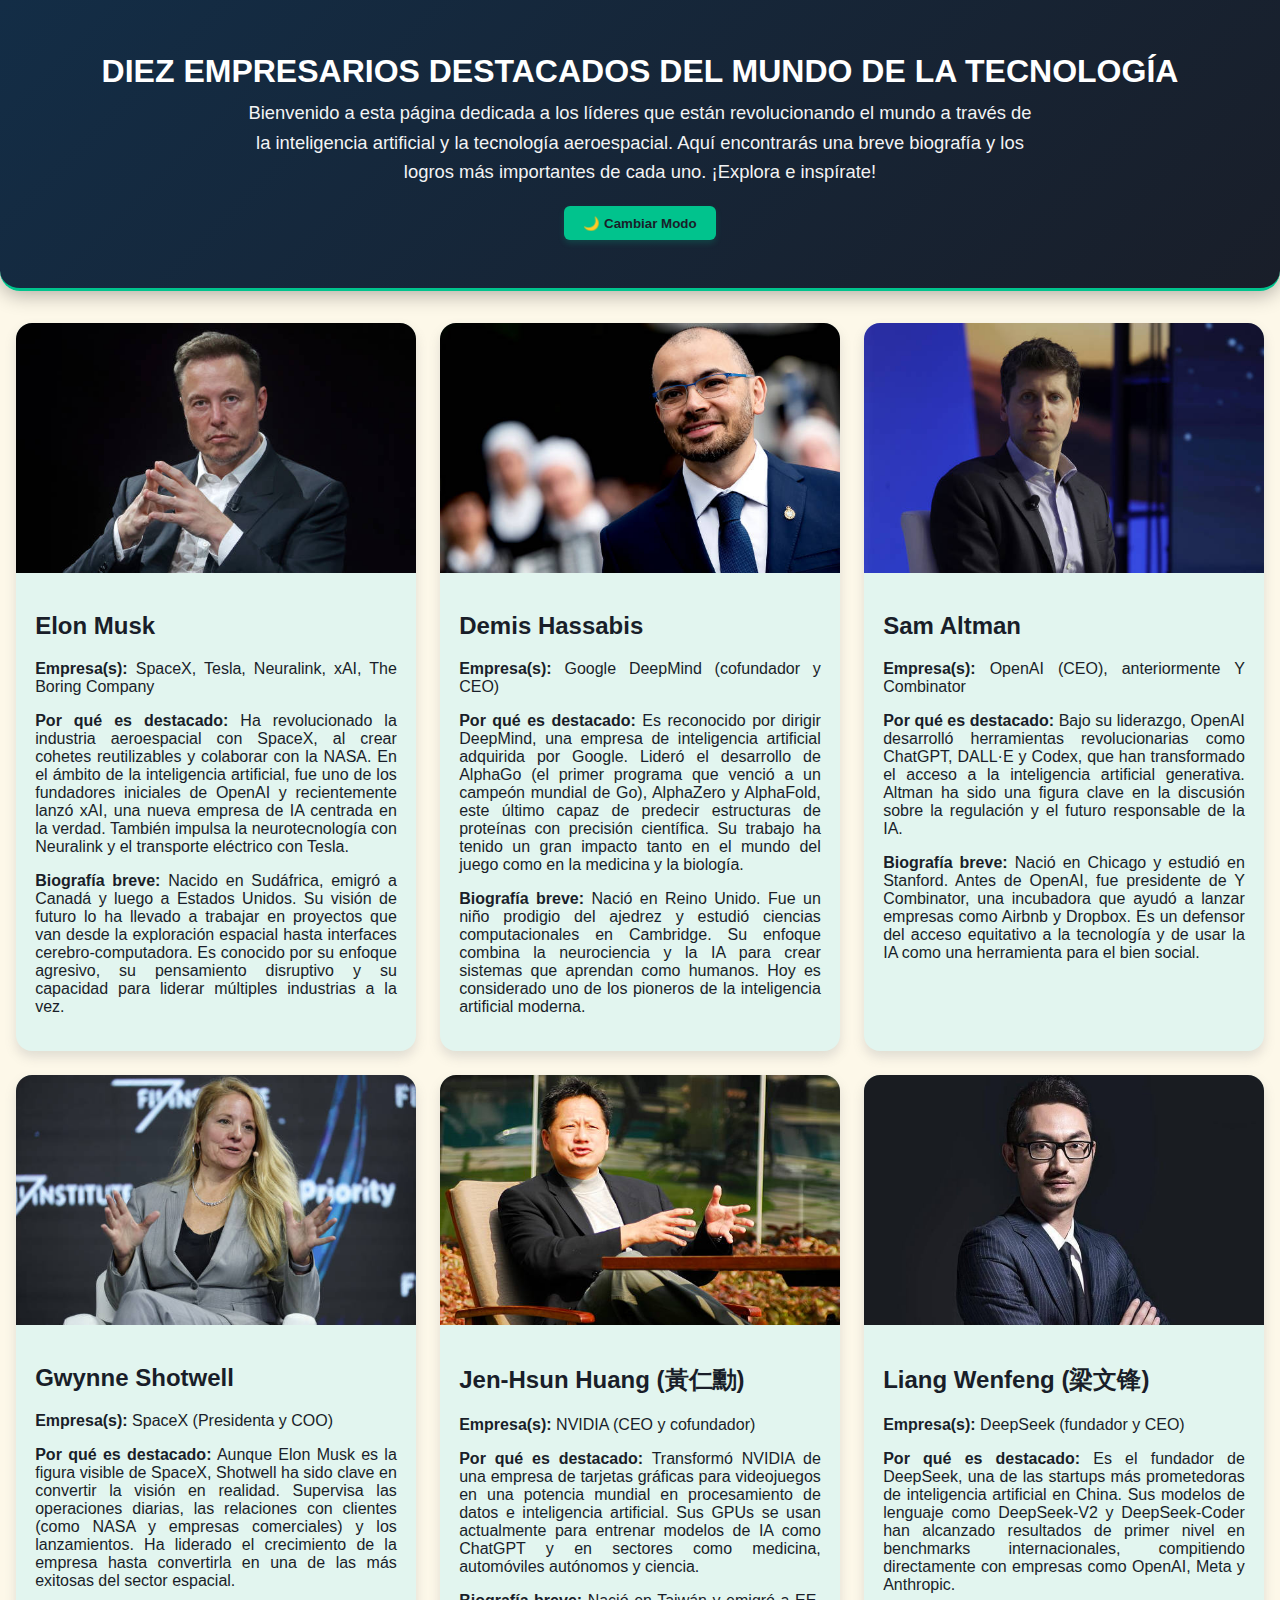
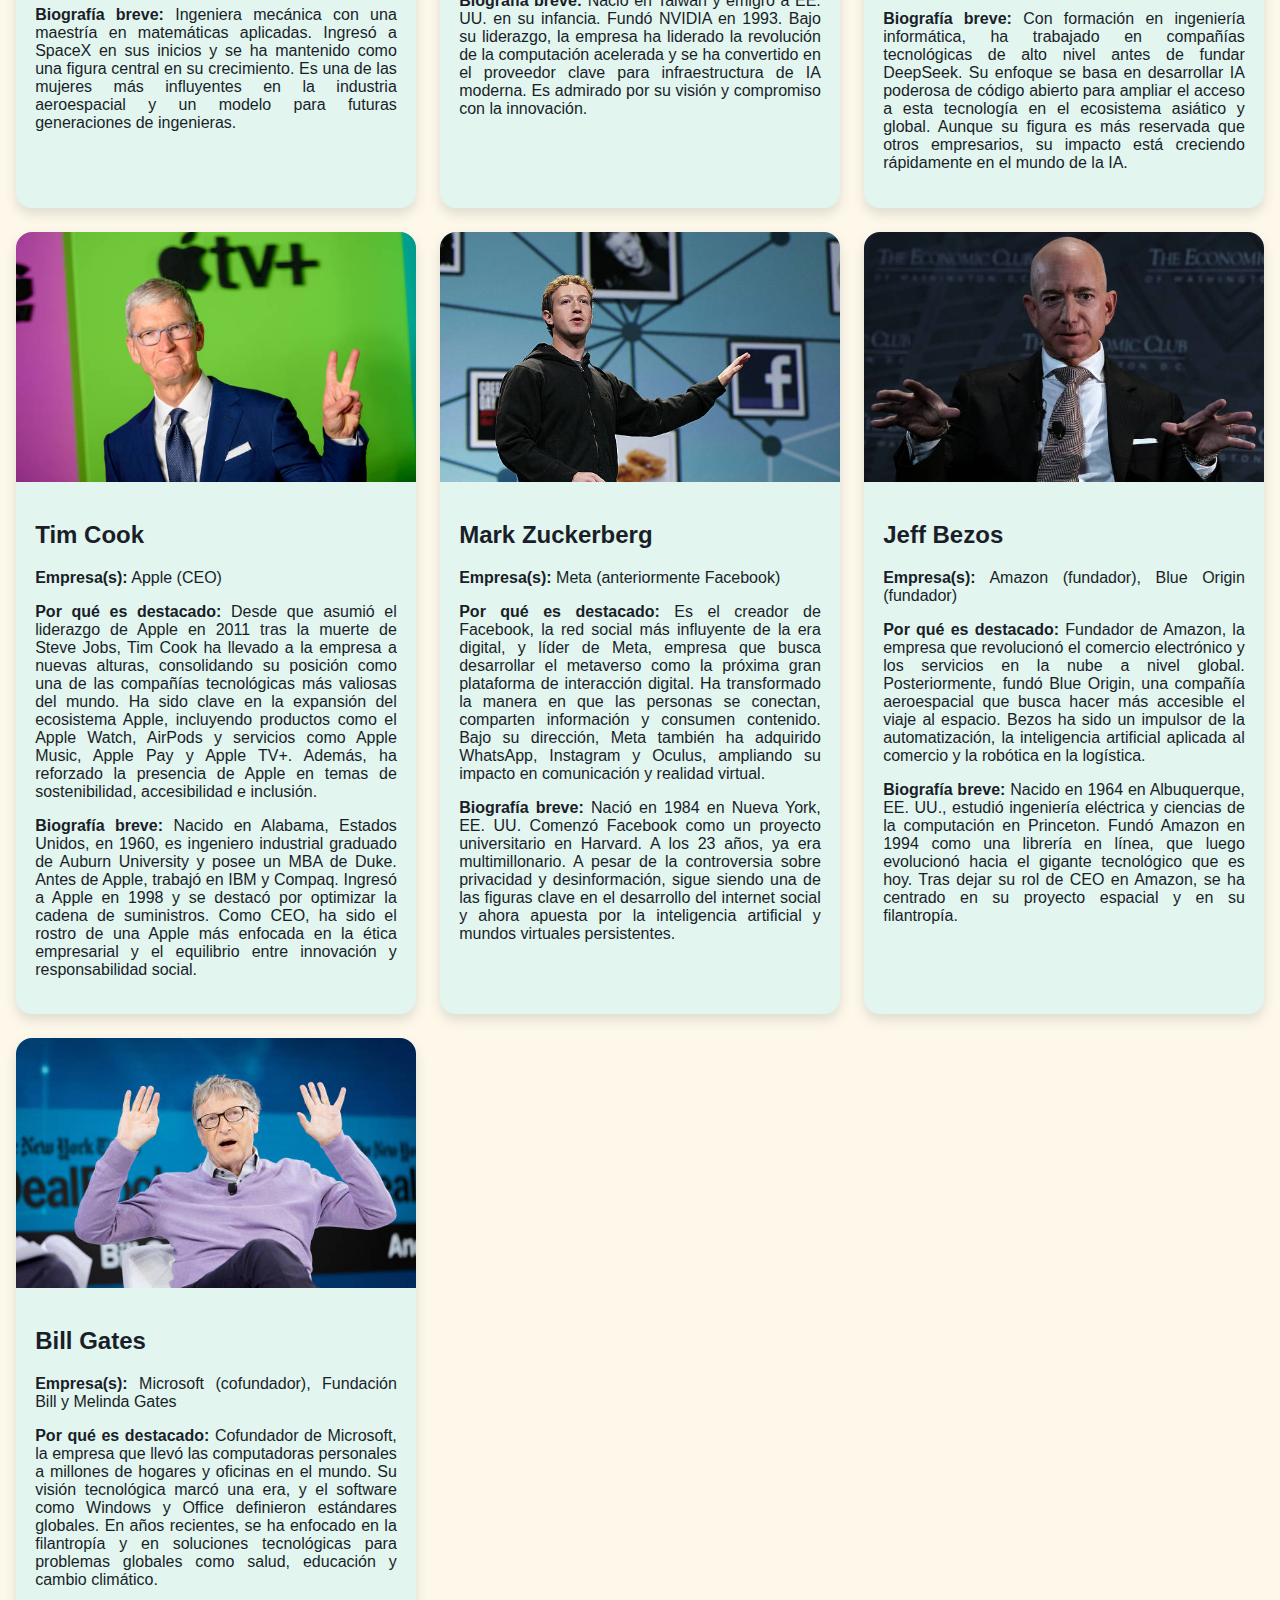
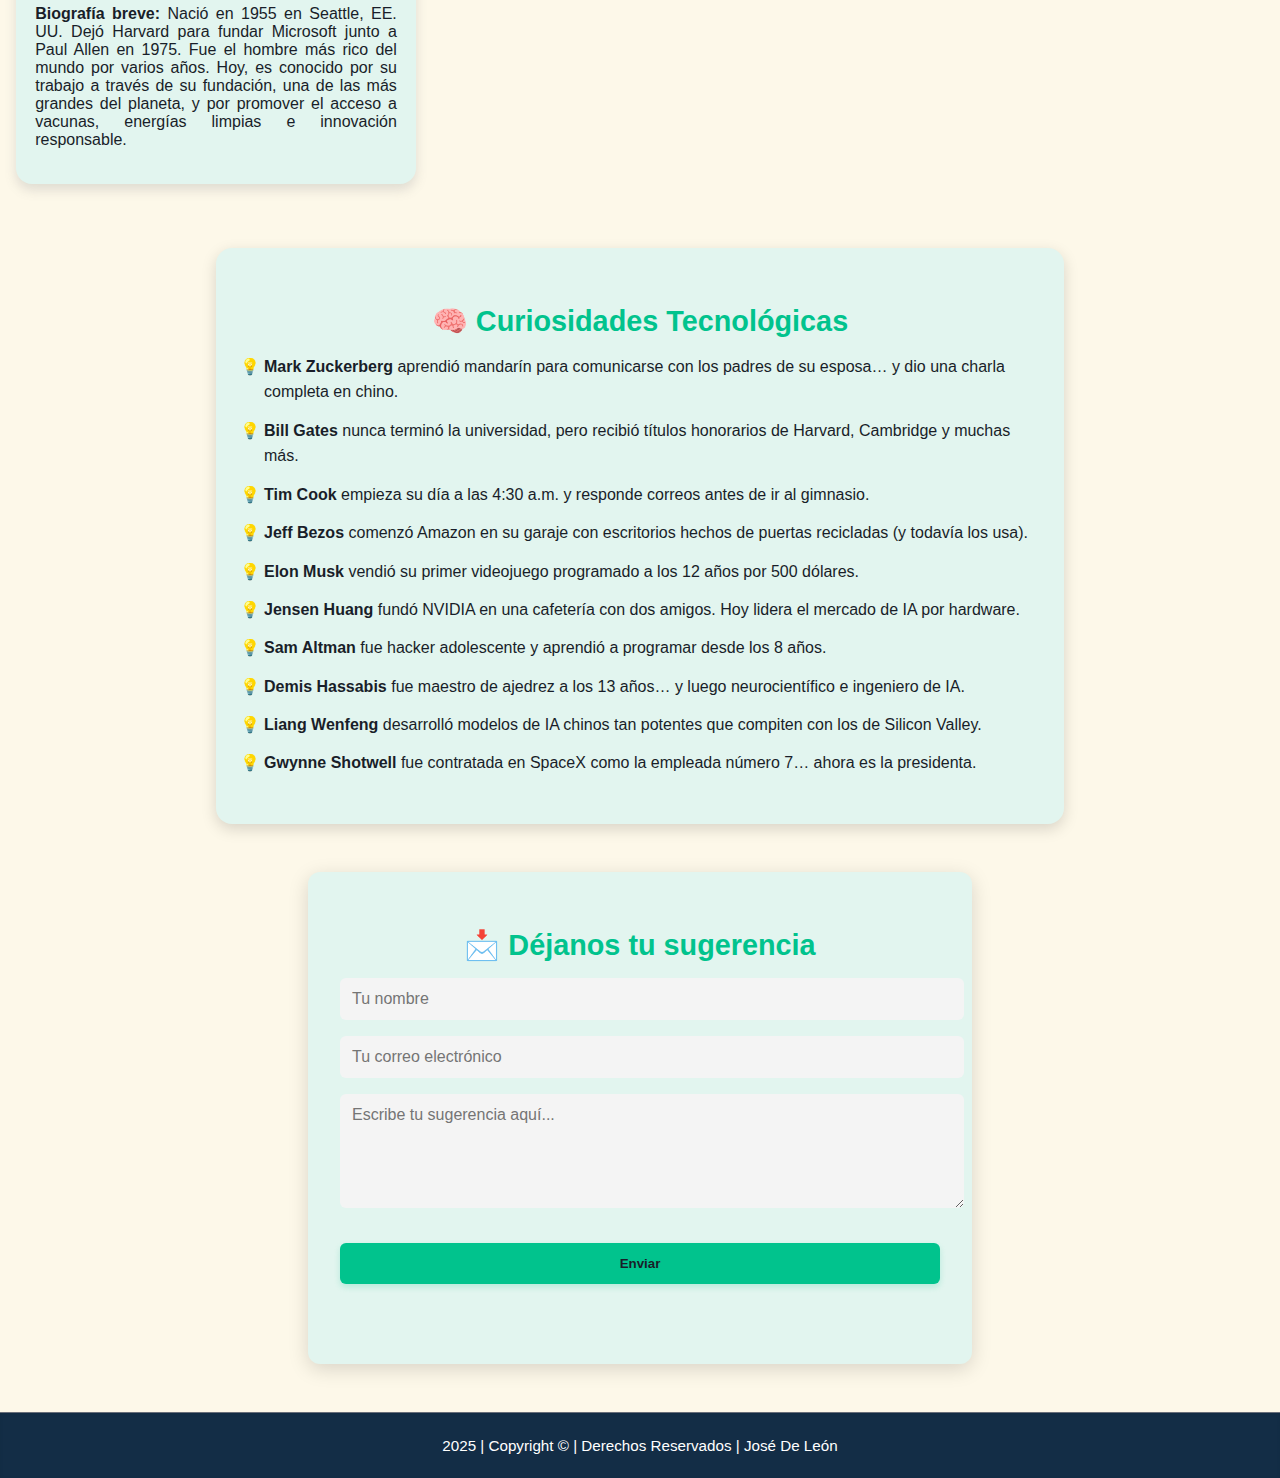
<file: index.html>
<!DOCTYPE html>
<html lang="es">
<head>
  <meta charset="UTF-8" />
  <meta name="viewport" content="width=device-width, initial-scale=1.0" />
  <title>Empresarios de la Tecnología</title>
  <link rel="shortcut icon" type="image/png" href="icono.png" />
  <link rel="stylesheet" href="styles.css" />
</head>

<body class="light-mode">

  <header>
    <h1 class="titulo">DIEZ EMPRESARIOS DESTACADOS DEL MUNDO DE LA TECNOLOGÍA</h1>
    <p class="intro-text">
      Bienvenido a esta página dedicada a los líderes que están revolucionando el mundo a través de la inteligencia artificial y la tecnología aeroespacial.
      Aquí encontrarás una breve biografía y los logros más importantes de cada uno. ¡Explora e inspírate!
    </p>
    <button id="modeToggle" title="Cambiar entre modo claro y oscuro">
      🌙 Cambiar Modo
    </button>
  </header>

  <main>
    <section class="empresario">
      <img src="elon-musk.jpg" alt="Elon Musk" />
      <div class="info">
        <h2>Elon Musk</h2>
        <p><strong>Empresa(s):</strong> SpaceX, Tesla, Neuralink, xAI, The Boring Company</p>
        <p><strong>Por qué es destacado:</strong> Ha revolucionado la industria aeroespacial con SpaceX, al crear cohetes reutilizables y colaborar con la NASA. En el ámbito de la inteligencia artificial, fue uno de los fundadores iniciales de OpenAI y recientemente lanzó xAI, una nueva empresa de IA centrada en la verdad. También impulsa la neurotecnología con Neuralink y el transporte eléctrico con Tesla.</p>
        <p><strong>Biografía breve:</strong> Nacido en Sudáfrica, emigró a Canadá y luego a Estados Unidos. Su visión de futuro lo ha llevado a trabajar en proyectos que van desde la exploración espacial hasta interfaces cerebro-computadora. Es conocido por su enfoque agresivo, su pensamiento disruptivo y su capacidad para liderar múltiples industrias a la vez.</p>
      </div>
    </section>

    <section class="empresario">
      <img src="demis-hassabis.jpg" alt="Demis Hassabis" />
      <div class="info">
        <h2>Demis Hassabis</h2>
        <p><strong>Empresa(s):</strong>  Google DeepMind (cofundador y CEO)</p>
        <p><strong>Por qué es destacado:</strong> Es reconocido por dirigir DeepMind, una empresa de inteligencia artificial adquirida por Google. Lideró el desarrollo de AlphaGo (el primer programa que venció a un campeón mundial de Go), AlphaZero y AlphaFold, este último capaz de predecir estructuras de proteínas con precisión científica. Su trabajo ha tenido un gran impacto tanto en el mundo del juego como en la medicina y la biología.</p>
        <p><strong>Biografía breve:</strong> Nació en Reino Unido. Fue un niño prodigio del ajedrez y estudió ciencias computacionales en Cambridge. Su enfoque combina la neurociencia y la IA para crear sistemas que aprendan como humanos. Hoy es considerado uno de los pioneros de la inteligencia artificial moderna.</p>
      </div>
    </section>

    <section class="empresario">
      <img src="sam-altman.jpg" alt="Sam Altman" />
      <div class="info">
        <h2>Sam Altman</h2>
        <p><strong>Empresa(s):</strong> OpenAI (CEO), anteriormente Y Combinator</p>
        <p><strong>Por qué es destacado:</strong> Bajo su liderazgo, OpenAI desarrolló herramientas revolucionarias como ChatGPT, DALL·E y Codex, que han transformado el acceso a la inteligencia artificial generativa. Altman ha sido una figura clave en la discusión sobre la regulación y el futuro responsable de la IA.</p>
        <p><strong>Biografía breve:</strong> Nació en Chicago y estudió en Stanford. Antes de OpenAI, fue presidente de Y Combinator, una incubadora que ayudó a lanzar empresas como Airbnb y Dropbox. Es un defensor del acceso equitativo a la tecnología y de usar la IA como una herramienta para el bien social.</p>
      </div>
    </section>

    <section class="empresario">
      <img src="gwynne-shotwell.jpg" alt="Gwynne Shotwell" />
      <div class="info">
        <h2>Gwynne Shotwell</h2>
        <p><strong>Empresa(s):</strong> SpaceX (Presidenta y COO)</p>
        <p><strong>Por qué es destacado:</strong> Aunque Elon Musk es la figura visible de SpaceX, Shotwell ha sido clave en convertir la visión en realidad. Supervisa las operaciones diarias, las relaciones con clientes (como NASA y empresas comerciales) y los lanzamientos. Ha liderado el crecimiento de la empresa hasta convertirla en una de las más exitosas del sector espacial.</p>
        <p><strong>Biografía breve:</strong> Ingeniera mecánica con una maestría en matemáticas aplicadas. Ingresó a SpaceX en sus inicios y se ha mantenido como una figura central en su crecimiento. Es una de las mujeres más influyentes en la industria aeroespacial y un modelo para futuras generaciones de ingenieras.</p>
      </div>
    </section>

    <section class="empresario">
      <img src="jensen-huang.jpg" alt="Jensen Huang" />
      <div class="info">
        <h2>Jen-Hsun Huang (黃仁勳)</h2>
        <p><strong>Empresa(s):</strong> NVIDIA (CEO y cofundador)</p>
        <p><strong>Por qué es destacado:</strong> Transformó NVIDIA de una empresa de tarjetas gráficas para videojuegos en una potencia mundial en procesamiento de datos e inteligencia artificial. Sus GPUs se usan actualmente para entrenar modelos de IA como ChatGPT y en sectores como medicina, automóviles autónomos y ciencia.</p>
        <p><strong>Biografía breve:</strong> Nació en Taiwán y emigró a EE. UU. en su infancia. Fundó NVIDIA en 1993. Bajo su liderazgo, la empresa ha liderado la revolución de la computación acelerada y se ha convertido en el proveedor clave para infraestructura de IA moderna. Es admirado por su visión y compromiso con la innovación.</p>
      </div>
    </section>

    <section class="empresario">
      <img src="liang-wenfeng.jpg" alt="Liang Wenfeng" />
      <div class="info">
        <h2>Liang Wenfeng (梁文锋)</h2>
        <p><strong>Empresa(s):</strong> DeepSeek (fundador y CEO)</p>
        <p><strong>Por qué es destacado:</strong> Es el fundador de DeepSeek, una de las startups más prometedoras de inteligencia artificial en China. Sus modelos de lenguaje como DeepSeek-V2 y DeepSeek-Coder han alcanzado resultados de primer nivel en benchmarks internacionales, compitiendo directamente con empresas como OpenAI, Meta y Anthropic.</p>
        <p><strong>Biografía breve:</strong> Con formación en ingeniería informática, ha trabajado en compañías tecnológicas de alto nivel antes de fundar DeepSeek. Su enfoque se basa en desarrollar IA poderosa de código abierto para ampliar el acceso a esta tecnología en el ecosistema asiático y global. Aunque su figura es más reservada que otros empresarios, su impacto está creciendo rápidamente en el mundo de la IA.</p>
      </div>
    </section>

    <section class="empresario">
      <img src="tim-cook.jpg" alt="Tim Cook" />
      <div class="info">
        <h2>Tim Cook</h2>
        <p><strong>Empresa(s):</strong> Apple (CEO)</p>
        <p><strong>Por qué es destacado:</strong> Desde que asumió el liderazgo de Apple en 2011 tras la muerte de Steve Jobs, Tim Cook ha llevado a la empresa a nuevas alturas, consolidando su posición como una de las compañías tecnológicas más valiosas del mundo. Ha sido clave en la expansión del ecosistema Apple, incluyendo productos como el Apple Watch, AirPods y servicios como Apple Music, Apple Pay y Apple TV+. Además, ha reforzado la presencia de Apple en temas de sostenibilidad, accesibilidad e inclusión.</p>
        <p><strong>Biografía breve:</strong> Nacido en Alabama, Estados Unidos, en 1960, es ingeniero industrial graduado de Auburn University y posee un MBA de Duke. Antes de Apple, trabajó en IBM y Compaq. Ingresó a Apple en 1998 y se destacó por optimizar la cadena de suministros. Como CEO, ha sido el rostro de una Apple más enfocada en la ética empresarial y el equilibrio entre innovación y responsabilidad social.</p>
      </div>
    </section>

    <section class="empresario">
      <img src="mark-zucker.jpg" alt="Mark Zuckerberg" />
      <div class="info">
        <h2>Mark Zuckerberg</h2>
        <p><strong>Empresa(s):</strong> Meta (anteriormente Facebook)</p>
        <p><strong>Por qué es destacado:</strong> Es el creador de Facebook, la red social más influyente de la era digital, y líder de Meta, empresa que busca desarrollar el metaverso como la próxima gran plataforma de interacción digital. Ha transformado la manera en que las personas se conectan, comparten información y consumen contenido. Bajo su dirección, Meta también ha adquirido WhatsApp, Instagram y Oculus, ampliando su impacto en comunicación y realidad virtual.</p>
        <p><strong>Biografía breve:</strong> Nació en 1984 en Nueva York, EE. UU. Comenzó Facebook como un proyecto universitario en Harvard. A los 23 años, ya era multimillonario. A pesar de la controversia sobre privacidad y desinformación, sigue siendo una de las figuras clave en el desarrollo del internet social y ahora apuesta por la inteligencia artificial y mundos virtuales persistentes.</p>
      </div>
    </section>

    <section class="empresario">
      <img src="jeff-bezos.jpg" alt="Jeff Bezos" />
      <div class="info">
        <h2>Jeff Bezos</h2>
        <p><strong>Empresa(s):</strong> Amazon (fundador), Blue Origin (fundador)</p>
        <p><strong>Por qué es destacado:</strong> Fundador de Amazon, la empresa que revolucionó el comercio electrónico y los servicios en la nube a nivel global. Posteriormente, fundó Blue Origin, una compañía aeroespacial que busca hacer más accesible el viaje al espacio. Bezos ha sido un impulsor de la automatización, la inteligencia artificial aplicada al comercio y la robótica en la logística.</p>
        <p><strong>Biografía breve:</strong> Nacido en 1964 en Albuquerque, EE. UU., estudió ingeniería eléctrica y ciencias de la computación en Princeton. Fundó Amazon en 1994 como una librería en línea, que luego evolucionó hacia el gigante tecnológico que es hoy. Tras dejar su rol de CEO en Amazon, se ha centrado en su proyecto espacial y en su filantropía.</p>
      </div>
    </section>

    <section class="empresario">
      <img src="bill-gates.jpg" alt="Bill Gates" />
      <div class="info">
        <h2>Bill Gates</h2>
        <p><strong>Empresa(s):</strong> Microsoft (cofundador), Fundación Bill y Melinda Gates</p>
        <p><strong>Por qué es destacado:</strong> Cofundador de Microsoft, la empresa que llevó las computadoras personales a millones de hogares y oficinas en el mundo. Su visión tecnológica marcó una era, y el software como Windows y Office definieron estándares globales. En años recientes, se ha enfocado en la filantropía y en soluciones tecnológicas para problemas globales como salud, educación y cambio climático.</p>
        <p><strong>Biografía breve:</strong> Nació en 1955 en Seattle, EE. UU. Dejó Harvard para fundar Microsoft junto a Paul Allen en 1975. Fue el hombre más rico del mundo por varios años. Hoy, es conocido por su trabajo a través de su fundación, una de las más grandes del planeta, y por promover el acceso a vacunas, energías limpias e innovación responsable.</p>
      </div>
    </section>
    
  </main>

  <section class="curiosidades">
    <h2>🧠 Curiosidades Tecnológicas</h2>
    <ul>
      <li><strong>Mark Zuckerberg</strong> aprendió mandarín para comunicarse con los padres de su esposa… y dio una charla completa en chino.</li>
      <li><strong>Bill Gates</strong> nunca terminó la universidad, pero recibió títulos honorarios de Harvard, Cambridge y muchas más.</li>
      <li><strong>Tim Cook</strong> empieza su día a las 4:30 a.m. y responde correos antes de ir al gimnasio.</li>
      <li><strong>Jeff Bezos</strong> comenzó Amazon en su garaje con escritorios hechos de puertas recicladas (y todavía los usa).</li>
      <li><strong>Elon Musk</strong> vendió su primer videojuego programado a los 12 años por 500 dólares.</li>
      <li><strong>Jensen Huang</strong> fundó NVIDIA en una cafetería con dos amigos. Hoy lidera el mercado de IA por hardware.</li>
      <li><strong>Sam Altman</strong> fue hacker adolescente y aprendió a programar desde los 8 años.</li>
      <li><strong>Demis Hassabis</strong> fue maestro de ajedrez a los 13 años… y luego neurocientífico e ingeniero de IA.</li>
      <li><strong>Liang Wenfeng</strong> desarrolló modelos de IA chinos tan potentes que compiten con los de Silicon Valley.</li>
      <li><strong>Gwynne Shotwell</strong> fue contratada en SpaceX como la empleada número 7… ahora es la presidenta.</li>
    </ul>
  </section>

  <section class="sugerencias">
    <h2>📩 Déjanos tu sugerencia</h2>
    <form id="form-sugerencias">
      <input type="text" name="nombre" placeholder="Tu nombre" required>
      <input type="email" name="email" placeholder="Tu correo electrónico" required>
      <textarea name="mensaje" rows="5" placeholder="Escribe tu sugerencia aquí..." required></textarea>
      <button type="submit">Enviar</button>
      <p id="respuesta-formulario" style="margin-top: 1rem;"></p>
    </form>
  </section>

  <button id="btn-arriba" title="Volver arriba">↑</button>

  <footer>
    2025 | Copyright &copy; | Derechos Reservados | José De León
  </footer>

  <script>
    const toggleBtn = document.getElementById('modeToggle');
    toggleBtn.addEventListener('click', () => {
      document.body.classList.toggle('light-mode');
      document.body.classList.toggle('dark-mode');
      toggleBtn.textContent = document.body.classList.contains('dark-mode') ? '☀️ Modo Claro' : '🌙 Modo Oscuro';
    });
  </script>

  <script>
    const form = document.getElementById('form-sugerencias');
    const respuesta = document.getElementById('respuesta-formulario');

    form.addEventListener('submit', async (e) => {
      e.preventDefault();

      const data = {
        nombre: form.nombre.value,
        email: form.email.value,
        mensaje: form.mensaje.value
      };

      try {
        const response = await fetch('https://formspree.io/f/mvgrogpz', {
          method: 'POST',
          headers: {
            'Content-Type': 'application/json'
          },
          body: JSON.stringify(data)
        });

        if (response.ok) {
          respuesta.textContent = "✅ ¡Gracias por tu sugerencia!";
          respuesta.style.color = "green";
          form.reset();
        } else {
          respuesta.textContent = "❌ Ocurrió un error. Intenta más tarde.";
          respuesta.style.color = "red";
        }
      } catch (error) {
        respuesta.textContent = "⚠️ Error al conectar con el servidor.";
        respuesta.style.color = "orange";
      }
    });
  </script>

  <script>
    const btnArriba = document.getElementById("btn-arriba");

    // Mostrar el botón al hacer scroll hacia abajo
    window.addEventListener("scroll", () => {
      if (window.scrollY > 300) {
        btnArriba.classList.add("visible");
      } else {
        btnArriba.classList.remove("visible");
      }
    });

    // Hacer scroll suave al inicio
    btnArriba.addEventListener("click", () => {
      window.scrollTo({ top: 0, behavior: "smooth" });
    });
  </script>

</body>
</html>
</file>
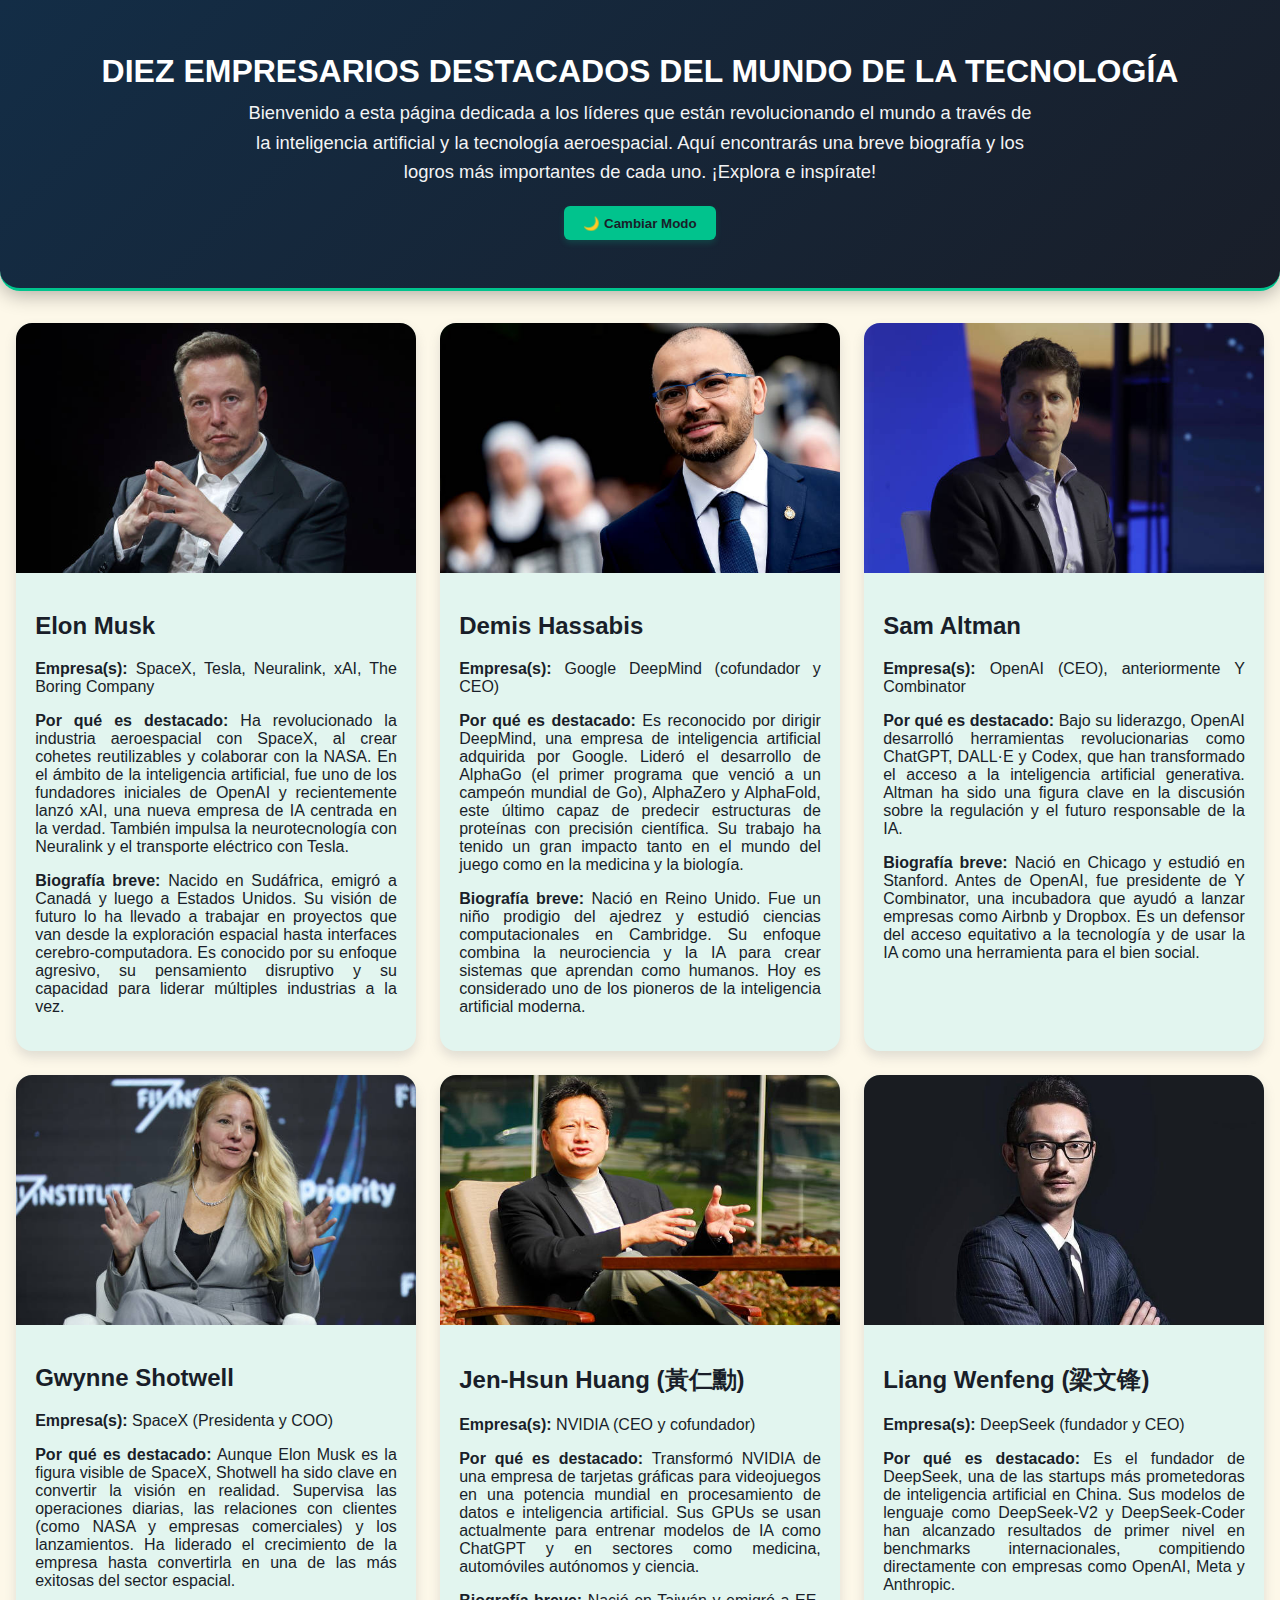
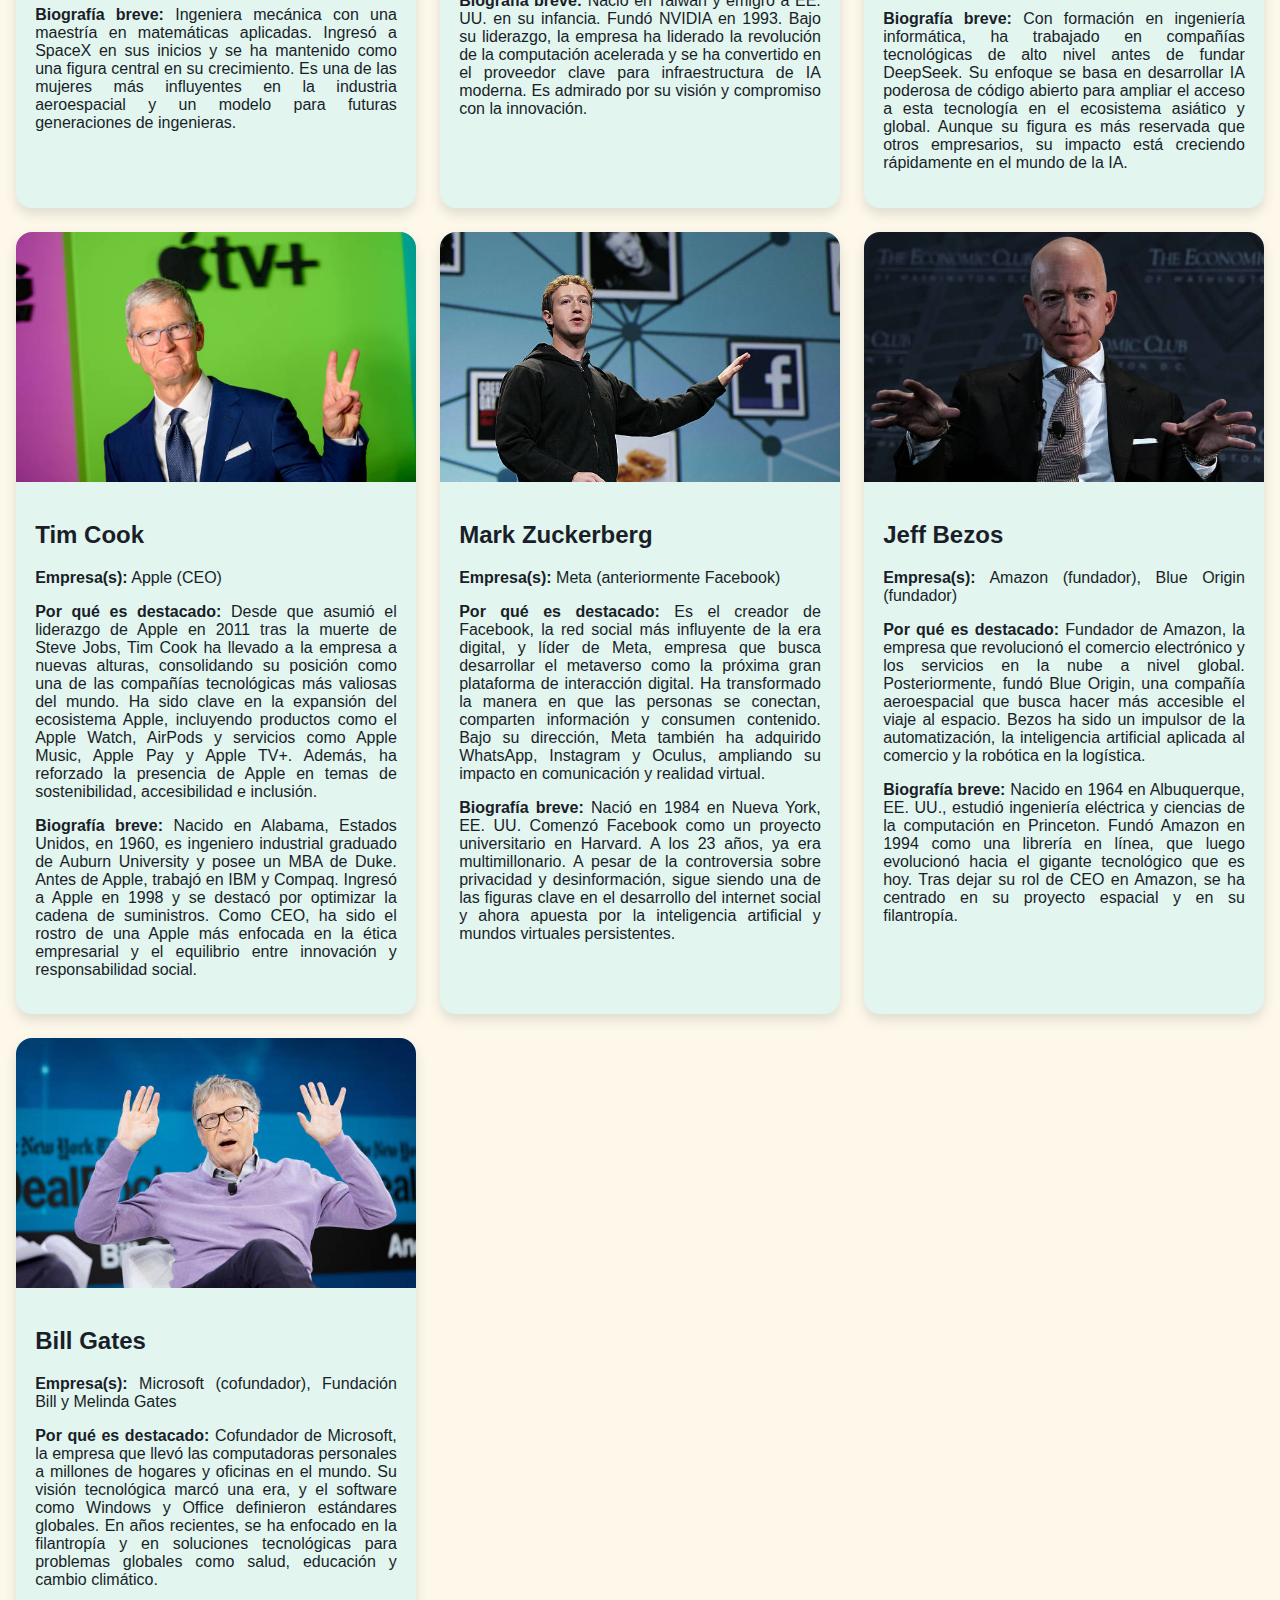
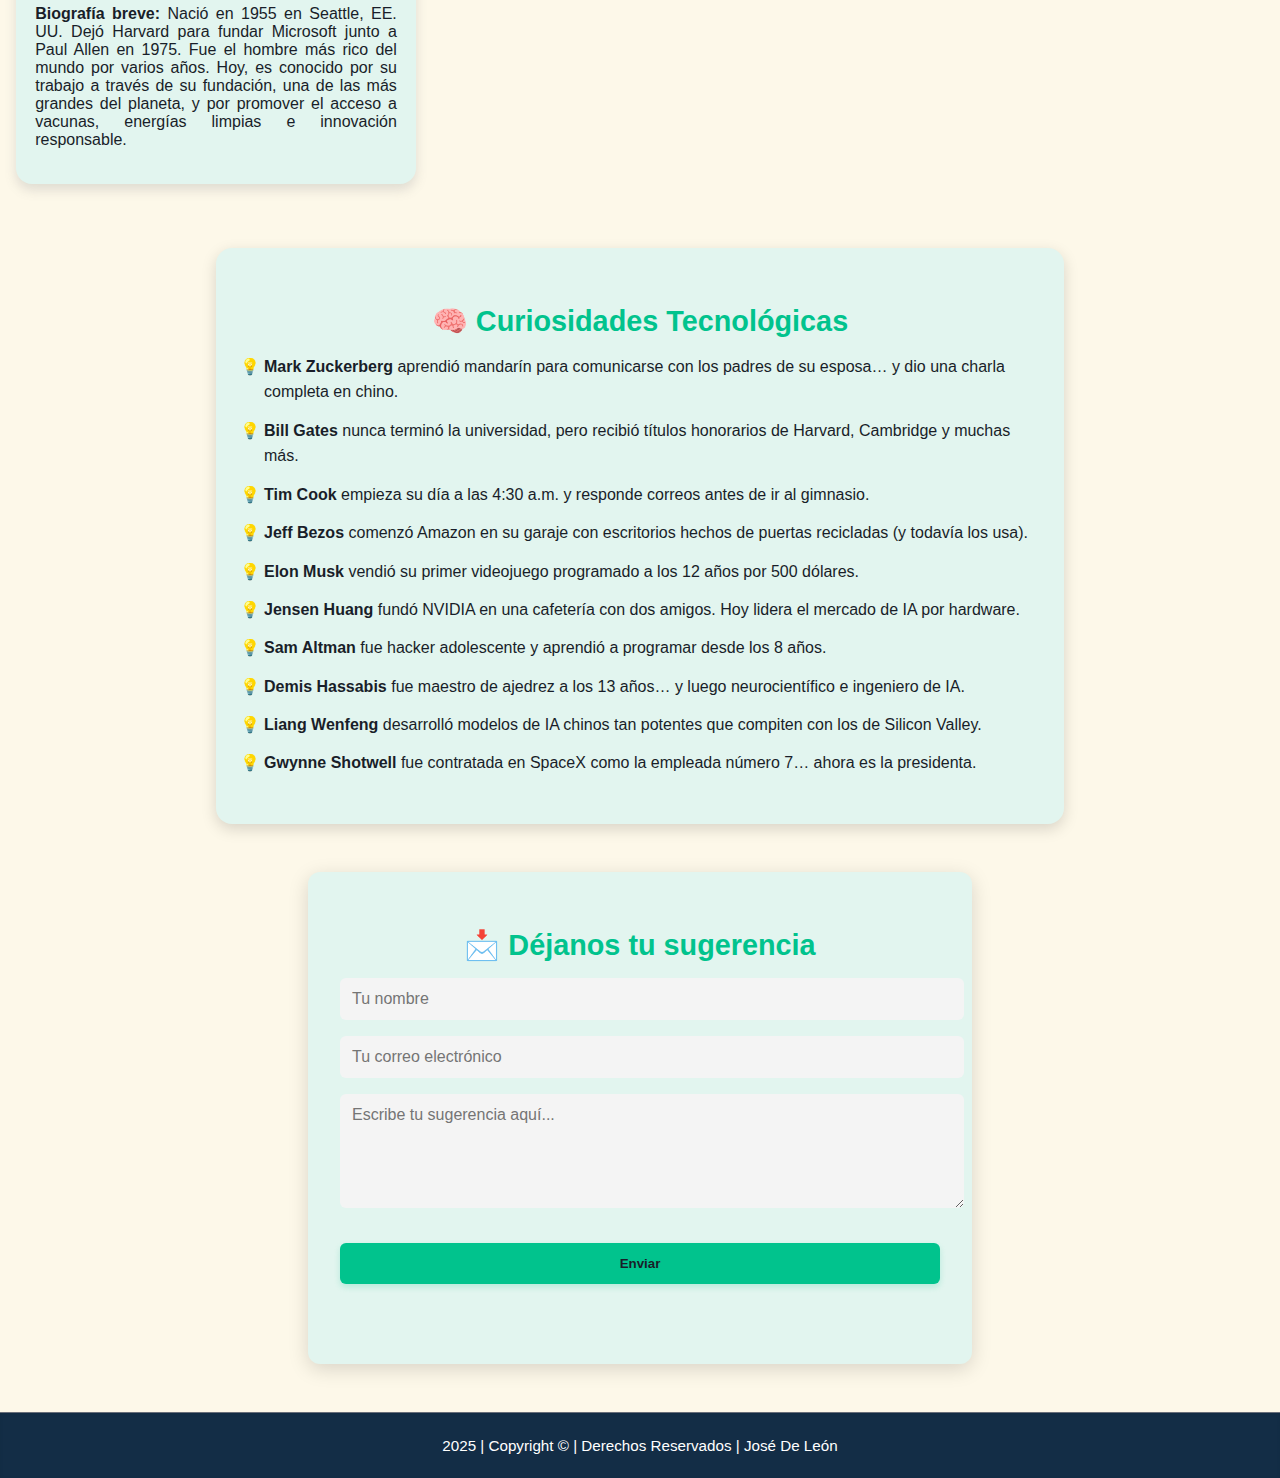
<file: ejercicio.html>
<!DOCTYPE html>
<html lang="es">
<head>
  <meta charset="UTF-8" />
  <meta name="viewport" content="width=device-width, initial-scale=1.0" />
  <title>Empresarios de la Tecnología</title>
  <link rel="shortcut icon" type="image/png" href="icono.png" />
  <link rel="stylesheet" href="styles (2).css" />
</head>

<body class="light-mode">

  <header>
    <h1 class="titulo">DIEZ EMPRESARIOS DESTACADOS DEL MUNDO DE LA TECNOLOGÍA</h1>
    <p class="intro-text">
      Bienvenido a esta página dedicada a los líderes que están revolucionando el mundo a través de la inteligencia artificial y la tecnología aeroespacial.
      Aquí encontrarás una breve biografía y los logros más importantes de cada uno. ¡Explora e inspírate!
    </p>
    <button id="modeToggle" title="Cambiar entre modo claro y oscuro">
      🌙 Cambiar Modo
    </button>
  </header>

  <main>
    <section class="empresario">
      <img src="elon-musk.jpg" alt="Elon Musk" />
      <div class="info">
        <h2>Elon Musk</h2>
        <p><strong>Empresa(s):</strong> SpaceX, Tesla, Neuralink, xAI, The Boring Company</p>
        <p><strong>Por qué es destacado:</strong> Ha revolucionado la industria aeroespacial con SpaceX, al crear cohetes reutilizables y colaborar con la NASA. En el ámbito de la inteligencia artificial, fue uno de los fundadores iniciales de OpenAI y recientemente lanzó xAI, una nueva empresa de IA centrada en la verdad. También impulsa la neurotecnología con Neuralink y el transporte eléctrico con Tesla.</p>
        <p><strong>Biografía breve:</strong> Nacido en Sudáfrica, emigró a Canadá y luego a Estados Unidos. Su visión de futuro lo ha llevado a trabajar en proyectos que van desde la exploración espacial hasta interfaces cerebro-computadora. Es conocido por su enfoque agresivo, su pensamiento disruptivo y su capacidad para liderar múltiples industrias a la vez.</p>
      </div>
    </section>

    <section class="empresario">
      <img src="demis-hassabis.jpg" alt="Demis Hassabis" />
      <div class="info">
        <h2>Demis Hassabis</h2>
        <p><strong>Empresa(s):</strong>  Google DeepMind (cofundador y CEO)</p>
        <p><strong>Por qué es destacado:</strong> Es reconocido por dirigir DeepMind, una empresa de inteligencia artificial adquirida por Google. Lideró el desarrollo de AlphaGo (el primer programa que venció a un campeón mundial de Go), AlphaZero y AlphaFold, este último capaz de predecir estructuras de proteínas con precisión científica. Su trabajo ha tenido un gran impacto tanto en el mundo del juego como en la medicina y la biología.</p>
        <p><strong>Biografía breve:</strong> Nació en Reino Unido. Fue un niño prodigio del ajedrez y estudió ciencias computacionales en Cambridge. Su enfoque combina la neurociencia y la IA para crear sistemas que aprendan como humanos. Hoy es considerado uno de los pioneros de la inteligencia artificial moderna.</p>
      </div>
    </section>

    <section class="empresario">
      <img src="sam-altman.jpg" alt="Sam Altman" />
      <div class="info">
        <h2>Sam Altman</h2>
        <p><strong>Empresa(s):</strong> OpenAI (CEO), anteriormente Y Combinator</p>
        <p><strong>Por qué es destacado:</strong> Bajo su liderazgo, OpenAI desarrolló herramientas revolucionarias como ChatGPT, DALL·E y Codex, que han transformado el acceso a la inteligencia artificial generativa. Altman ha sido una figura clave en la discusión sobre la regulación y el futuro responsable de la IA.</p>
        <p><strong>Biografía breve:</strong> Nació en Chicago y estudió en Stanford. Antes de OpenAI, fue presidente de Y Combinator, una incubadora que ayudó a lanzar empresas como Airbnb y Dropbox. Es un defensor del acceso equitativo a la tecnología y de usar la IA como una herramienta para el bien social.</p>
      </div>
    </section>

    <section class="empresario">
      <img src="gwynne-shotwell.jpg" alt="Gwynne Shotwell" />
      <div class="info">
        <h2>Gwynne Shotwell</h2>
        <p><strong>Empresa(s):</strong> SpaceX (Presidenta y COO)</p>
        <p><strong>Por qué es destacado:</strong> Aunque Elon Musk es la figura visible de SpaceX, Shotwell ha sido clave en convertir la visión en realidad. Supervisa las operaciones diarias, las relaciones con clientes (como NASA y empresas comerciales) y los lanzamientos. Ha liderado el crecimiento de la empresa hasta convertirla en una de las más exitosas del sector espacial.</p>
        <p><strong>Biografía breve:</strong> Ingeniera mecánica con una maestría en matemáticas aplicadas. Ingresó a SpaceX en sus inicios y se ha mantenido como una figura central en su crecimiento. Es una de las mujeres más influyentes en la industria aeroespacial y un modelo para futuras generaciones de ingenieras.</p>
      </div>
    </section>

    <section class="empresario">
      <img src="jensen-huang.jpg" alt="Jensen Huang" />
      <div class="info">
        <h2>Jen-Hsun Huang (黃仁勳)</h2>
        <p><strong>Empresa(s):</strong> NVIDIA (CEO y cofundador)</p>
        <p><strong>Por qué es destacado:</strong> Transformó NVIDIA de una empresa de tarjetas gráficas para videojuegos en una potencia mundial en procesamiento de datos e inteligencia artificial. Sus GPUs se usan actualmente para entrenar modelos de IA como ChatGPT y en sectores como medicina, automóviles autónomos y ciencia.</p>
        <p><strong>Biografía breve:</strong> Nació en Taiwán y emigró a EE. UU. en su infancia. Fundó NVIDIA en 1993. Bajo su liderazgo, la empresa ha liderado la revolución de la computación acelerada y se ha convertido en el proveedor clave para infraestructura de IA moderna. Es admirado por su visión y compromiso con la innovación.</p>
      </div>
    </section>

    <section class="empresario">
      <img src="liang-wenfeng.jpg" alt="Liang Wenfeng" />
      <div class="info">
        <h2>Liang Wenfeng (梁文锋)</h2>
        <p><strong>Empresa(s):</strong> DeepSeek (fundador y CEO)</p>
        <p><strong>Por qué es destacado:</strong> Es el fundador de DeepSeek, una de las startups más prometedoras de inteligencia artificial en China. Sus modelos de lenguaje como DeepSeek-V2 y DeepSeek-Coder han alcanzado resultados de primer nivel en benchmarks internacionales, compitiendo directamente con empresas como OpenAI, Meta y Anthropic.</p>
        <p><strong>Biografía breve:</strong> Con formación en ingeniería informática, ha trabajado en compañías tecnológicas de alto nivel antes de fundar DeepSeek. Su enfoque se basa en desarrollar IA poderosa de código abierto para ampliar el acceso a esta tecnología en el ecosistema asiático y global. Aunque su figura es más reservada que otros empresarios, su impacto está creciendo rápidamente en el mundo de la IA.</p>
      </div>
    </section>

    <section class="empresario">
      <img src="tim-cook.jpg" alt="Tim Cook" />
      <div class="info">
        <h2>Tim Cook</h2>
        <p><strong>Empresa(s):</strong> Apple (CEO)</p>
        <p><strong>Por qué es destacado:</strong> Desde que asumió el liderazgo de Apple en 2011 tras la muerte de Steve Jobs, Tim Cook ha llevado a la empresa a nuevas alturas, consolidando su posición como una de las compañías tecnológicas más valiosas del mundo. Ha sido clave en la expansión del ecosistema Apple, incluyendo productos como el Apple Watch, AirPods y servicios como Apple Music, Apple Pay y Apple TV+. Además, ha reforzado la presencia de Apple en temas de sostenibilidad, accesibilidad e inclusión.</p>
        <p><strong>Biografía breve:</strong> Nacido en Alabama, Estados Unidos, en 1960, es ingeniero industrial graduado de Auburn University y posee un MBA de Duke. Antes de Apple, trabajó en IBM y Compaq. Ingresó a Apple en 1998 y se destacó por optimizar la cadena de suministros. Como CEO, ha sido el rostro de una Apple más enfocada en la ética empresarial y el equilibrio entre innovación y responsabilidad social.</p>
      </div>
    </section>

    <section class="empresario">
      <img src="mark-zucker.jpg" alt="Mark Zuckerberg" />
      <div class="info">
        <h2>Mark Zuckerberg</h2>
        <p><strong>Empresa(s):</strong> Meta (anteriormente Facebook)</p>
        <p><strong>Por qué es destacado:</strong> Es el creador de Facebook, la red social más influyente de la era digital, y líder de Meta, empresa que busca desarrollar el metaverso como la próxima gran plataforma de interacción digital. Ha transformado la manera en que las personas se conectan, comparten información y consumen contenido. Bajo su dirección, Meta también ha adquirido WhatsApp, Instagram y Oculus, ampliando su impacto en comunicación y realidad virtual.</p>
        <p><strong>Biografía breve:</strong> Nació en 1984 en Nueva York, EE. UU. Comenzó Facebook como un proyecto universitario en Harvard. A los 23 años, ya era multimillonario. A pesar de la controversia sobre privacidad y desinformación, sigue siendo una de las figuras clave en el desarrollo del internet social y ahora apuesta por la inteligencia artificial y mundos virtuales persistentes.</p>
      </div>
    </section>

    <section class="empresario">
      <img src="jeff-bezos.jpg" alt="Jeff Bezos" />
      <div class="info">
        <h2>Jeff Bezos</h2>
        <p><strong>Empresa(s):</strong> Amazon (fundador), Blue Origin (fundador)</p>
        <p><strong>Por qué es destacado:</strong> Fundador de Amazon, la empresa que revolucionó el comercio electrónico y los servicios en la nube a nivel global. Posteriormente, fundó Blue Origin, una compañía aeroespacial que busca hacer más accesible el viaje al espacio. Bezos ha sido un impulsor de la automatización, la inteligencia artificial aplicada al comercio y la robótica en la logística.</p>
        <p><strong>Biografía breve:</strong> Nacido en 1964 en Albuquerque, EE. UU., estudió ingeniería eléctrica y ciencias de la computación en Princeton. Fundó Amazon en 1994 como una librería en línea, que luego evolucionó hacia el gigante tecnológico que es hoy. Tras dejar su rol de CEO en Amazon, se ha centrado en su proyecto espacial y en su filantropía.</p>
      </div>
    </section>

    <section class="empresario">
      <img src="bill-gates.jpg" alt="Bill Gates" />
      <div class="info">
        <h2>Bill Gates</h2>
        <p><strong>Empresa(s):</strong> Microsoft (cofundador), Fundación Bill y Melinda Gates</p>
        <p><strong>Por qué es destacado:</strong> Cofundador de Microsoft, la empresa que llevó las computadoras personales a millones de hogares y oficinas en el mundo. Su visión tecnológica marcó una era, y el software como Windows y Office definieron estándares globales. En años recientes, se ha enfocado en la filantropía y en soluciones tecnológicas para problemas globales como salud, educación y cambio climático.</p>
        <p><strong>Biografía breve:</strong> Nació en 1955 en Seattle, EE. UU. Dejó Harvard para fundar Microsoft junto a Paul Allen en 1975. Fue el hombre más rico del mundo por varios años. Hoy, es conocido por su trabajo a través de su fundación, una de las más grandes del planeta, y por promover el acceso a vacunas, energías limpias e innovación responsable.</p>
      </div>
    </section>
    
  </main>

  <section class="curiosidades">
    <h2>🧠 Curiosidades Tecnológicas</h2>
    <ul>
      <li><strong>Mark Zuckerberg</strong> aprendió mandarín para comunicarse con los padres de su esposa… y dio una charla completa en chino.</li>
      <li><strong>Bill Gates</strong> nunca terminó la universidad, pero recibió títulos honorarios de Harvard, Cambridge y muchas más.</li>
      <li><strong>Tim Cook</strong> empieza su día a las 4:30 a.m. y responde correos antes de ir al gimnasio.</li>
      <li><strong>Jeff Bezos</strong> comenzó Amazon en su garaje con escritorios hechos de puertas recicladas (y todavía los usa).</li>
      <li><strong>Elon Musk</strong> vendió su primer videojuego programado a los 12 años por 500 dólares.</li>
      <li><strong>Jensen Huang</strong> fundó NVIDIA en una cafetería con dos amigos. Hoy lidera el mercado de IA por hardware.</li>
      <li><strong>Sam Altman</strong> fue hacker adolescente y aprendió a programar desde los 8 años.</li>
      <li><strong>Demis Hassabis</strong> fue maestro de ajedrez a los 13 años… y luego neurocientífico e ingeniero de IA.</li>
      <li><strong>Liang Wenfeng</strong> desarrolló modelos de IA chinos tan potentes que compiten con los de Silicon Valley.</li>
      <li><strong>Gwynne Shotwell</strong> fue contratada en SpaceX como la empleada número 7… ahora es la presidenta.</li>
    </ul>
  </section>

  <section class="sugerencias">
    <h2>📩 Déjanos tu sugerencia</h2>
    <form id="form-sugerencias">
      <input type="text" name="nombre" placeholder="Tu nombre" required>
      <input type="email" name="email" placeholder="Tu correo electrónico" required>
      <textarea name="mensaje" rows="5" placeholder="Escribe tu sugerencia aquí..." required></textarea>
      <button type="submit">Enviar</button>
      <p id="respuesta-formulario" style="margin-top: 1rem;"></p>
    </form>
  </section>

  <button id="btn-arriba" title="Volver arriba">↑</button>

  <footer>
    2025 | Copyright &copy; | Derechos Reservados | José De León
  </footer>

  <script>
    const toggleBtn = document.getElementById('modeToggle');
    toggleBtn.addEventListener('click', () => {
      document.body.classList.toggle('light-mode');
      document.body.classList.toggle('dark-mode');
      toggleBtn.textContent = document.body.classList.contains('dark-mode') ? '☀️ Modo Claro' : '🌙 Modo Oscuro';
    });
  </script>

  <script>
    const form = document.getElementById('form-sugerencias');
    const respuesta = document.getElementById('respuesta-formulario');

    form.addEventListener('submit', async (e) => {
      e.preventDefault();

      const data = {
        nombre: form.nombre.value,
        email: form.email.value,
        mensaje: form.mensaje.value
      };

      try {
        const response = await fetch('https://formspree.io/f/mvgrogpz', {
          method: 'POST',
          headers: {
            'Content-Type': 'application/json'
          },
          body: JSON.stringify(data)
        });

        if (response.ok) {
          respuesta.textContent = "✅ ¡Gracias por tu sugerencia!";
          respuesta.style.color = "green";
          form.reset();
        } else {
          respuesta.textContent = "❌ Ocurrió un error. Intenta más tarde.";
          respuesta.style.color = "red";
        }
      } catch (error) {
        respuesta.textContent = "⚠️ Error al conectar con el servidor.";
        respuesta.style.color = "orange";
      }
    });
  </script>

  <script>
    const btnArriba = document.getElementById("btn-arriba");

    // Mostrar el botón al hacer scroll hacia abajo
    window.addEventListener("scroll", () => {
      if (window.scrollY > 300) {
        btnArriba.classList.add("visible");
      } else {
        btnArriba.classList.remove("visible");
      }
    });

    // Hacer scroll suave al inicio
    btnArriba.addEventListener("click", () => {
      window.scrollTo({ top: 0, behavior: "smooth" });
    });
  </script>

</body>
</html>
</file>
<file: styles.css>
:root {
 --bg-light: #fdf8e9;     /* Fondo de la página */
 --card-light: #e2f5ef;   /* Fondo de los cuadros*/
 --text-light: #191E29;   /* Texto en modo claro */

  --bg-dark: #191E29;     /* Fondo de la página */
  --text-dark: #ffffff;   /* Texto en modo claro */
  --card-dark: #132D46;   /* Fondo de los cuadros*/

  --accent: #01C38D;
  --neutral: #696E79;

  --bg-color: var(--bg-dark);
  --text-color: var(--text-dark);
}

@keyframes fadeInDown {
  0% { opacity: 0; transform: translateY(-20px); }
  100% { opacity: 1; transform: translateY(0); }
}

body {
  margin: 0;
  font-family: 'Segoe UI', sans-serif;
  transition: background-color 0.3s, color 0.3s;
}

body.light-mode {
  background-color: var(--bg-light);
  color: var(--text-light);
}
body.light-mode .empresario {
  background-color: var(--card-light);
}

body.dark-mode {
  background-color: var(--bg-dark);
  color: var(--text-dark);
}
body.dark-mode .empresario {
  background-color: var(--card-dark);
}
body.dark-mode header {
  background: linear-gradient(135deg, #132D46, #191E29);
  color: var(--text-dark);
}

header {
  padding: 2rem 1rem 3rem;
  text-align: center;
  background: linear-gradient(135deg, #132D46, #191E29);
  color: var(--text-dark);
  border-bottom: 3px solid var(--accent);
  border-radius: 0 0 20px 20px;
  box-shadow: 0 4px 20px rgba(0, 0, 0, 0.3);
  animation: fadeInDown 0.8s ease-in-out;
}

.titulo {
  font-size: 2rem;
  font-weight: bold;
  margin-bottom: 0.5rem;
}

.intro-text {
  font-size: 1.15rem;
  max-width: 800px;
  margin: 0 auto;
  line-height: 1.6;
  color: inherit;
  opacity: 0.95;
}

button {
  margin-top: 1.2rem;
  padding: 0.6rem 1.2rem;
  font-weight: bold;
  cursor: pointer;
  border: none;
  background-color: var(--accent);
  color: var(--bg-dark);
  border-radius: 6px;
  box-shadow: 0 3px 6px rgba(1, 195, 141, 0.2);
  transition: background-color 0.3s, transform 0.2s;
}
button:hover {
  background-color: #00a777;
  transform: scale(1.05);
}
body.dark-mode button:hover {
  background-color: #00a777;
  color: var(--text-dark);
}

main {
  display: grid;
  gap: 1.5rem;
  padding: 2rem 1rem;
  grid-template-columns: repeat(auto-fit, minmax(300px, 1fr));
}

.empresario {
  display: flex;
  flex-direction: column;
  border-radius: 16px;
  overflow: hidden;
  box-shadow: 0 6px 12px rgba(105, 110, 121, 0.2);
  transition: transform 0.3s ease, box-shadow 0.3s ease;
}

.empresario:hover {
  transform: translateY(-8px);
  box-shadow: 0 8px 20px rgba(0, 0, 0, 0.2);
}

.empresario img {
  width: 100%;
  height: 250px;
  object-fit: cover;
  transition: transform 0.3s ease-in-out;
}
.empresario:hover img {
  transform: scale(1.05);
}

.info {
  padding: 1.2rem;
  text-align: justify;
}

.curiosidades {
  padding: 2rem 1.5rem;
  margin: 2rem auto;
  max-width: 800px;
  background-color: var(--card-dark);
  color: var(--text-dark);
  border-radius: 16px;
  box-shadow: 0 5px 15px rgba(0, 0, 0, 0.15);
}

body.light-mode .curiosidades {
  background-color: var(--card-light);
  color: var(--text-light);
}

.curiosidades h2 {
  text-align: center;
  margin-bottom: 1rem;
  font-size: 1.8rem;
  color: var(--accent);
}

.curiosidades ul {
  list-style: '💡 ';
  padding-left: 1.5rem;
}

.curiosidades li {
  margin-bottom: 0.8rem;
  line-height: 1.6;
  transition: transform 0.2s, background-color 0.2s;
}

.curiosidades li:hover {
  transform: scale(1.02);
  background-color: rgba(1, 195, 141, 0.1);
  border-radius: 6px;
  padding-left: 5px;
}

@keyframes fadeUp {
  0% {
    opacity: 0;
    transform: translateY(30px);
  }
  100% {
    opacity: 1;
    transform: translateY(0);
  }
}

.sugerencias {
  max-width: 600px;
  margin: 3rem auto;
  padding: 2rem;
  background-color: var(--card-dark);
  color: var(--text-dark);
  border-radius: 12px;
  box-shadow: 0 5px 20px rgba(0,0,0,0.15);
  text-align: center;
  animation: fadeUp 1s ease;
}

body.light-mode .sugerencias {
  background-color: var(--card-light);
  color: var(--text-light);
}

.sugerencias h2 {
  color: var(--accent);
  margin-bottom: 1rem;
  font-size: 1.8rem;
}

.sugerencias form {
  display: flex;
  flex-direction: column;
  gap: 1rem;
}

.sugerencias input,
.sugerencias textarea {
  width: 100%;
  padding: 0.75rem;
  border: none;
  border-radius: 6px;
  font-size: 1rem;
  font-family: inherit;
  background-color: #f4f4f4;
}

body.dark-mode .sugerencias input,
body.dark-mode .sugerencias textarea {
  background-color: #2b2b40;
  color: var(--text-dark);
}

.sugerencias button {
  background-color: var(--accent);
  color: #191E29;
  font-weight: bold;
  border: none;
  padding: 0.8rem;
  border-radius: 6px;
  cursor: pointer;
  transition: background-color 0.3s ease, transform 0.2s;
}

.sugerencias button:hover {
  background-color: #00a777;
  transform: scale(1.03);
}

#btn-arriba {
  position: fixed;
  bottom: 20px;
  right: 20px;
  padding: 0.5rem 1rem;
  font-size: 1.5rem;
  background-color: var(--accent);
  color: #191E29;
  border: none;
  border-radius: 50%;
  cursor: pointer;
  box-shadow: 0 4px 10px rgba(0,0,0,0.2);
  z-index: 999;
  opacity: 0;
  transform: translateY(40px);
  pointer-events: none;
  transition: opacity 0.4s, transform 0.4s, background-color 0.3s, transform 0.3s;
}

#btn-arriba.visible {
  opacity: 1;
  transform: translateY(0);
  pointer-events: auto;
}

#btn-arriba:hover {
  background-color: #00a777;
  transform: scale(1.1);
}

footer {
  text-align: center;
  padding: 1.5rem;
  font-size: 0.95rem;
  background-color: #132D46;
  color: var(--text-dark);
  border-top: 1px solid var(--neutral);
  margin-top: 2rem;
  box-shadow: inset 0 1px 4px rgba(0, 0, 0, 0.05);
}
</file>
<file: styles (2).css>
:root {
 --bg-light: #fdf8e9;     /* Fondo de la página */
 --card-light: #e2f5ef;   /* Fondo de los cuadros*/
 --text-light: #191E29;   /* Texto en modo claro */

  --bg-dark: #191E29;     /* Fondo de la página */
  --text-dark: #ffffff;   /* Texto en modo claro */
  --card-dark: #132D46;   /* Fondo de los cuadros*/

  --accent: #01C38D;
  --neutral: #696E79;

  --bg-color: var(--bg-dark);
  --text-color: var(--text-dark);
}

@keyframes fadeInDown {
  0% { opacity: 0; transform: translateY(-20px); }
  100% { opacity: 1; transform: translateY(0); }
}

body {
  margin: 0;
  font-family: 'Segoe UI', sans-serif;
  transition: background-color 0.3s, color 0.3s;
}

body.light-mode {
  background-color: var(--bg-light);
  color: var(--text-light);
}
body.light-mode .empresario {
  background-color: var(--card-light);
}

body.dark-mode {
  background-color: var(--bg-dark);
  color: var(--text-dark);
}
body.dark-mode .empresario {
  background-color: var(--card-dark);
}
body.dark-mode header {
  background: linear-gradient(135deg, #132D46, #191E29);
  color: var(--text-dark);
}

header {
  padding: 2rem 1rem 3rem;
  text-align: center;
  background: linear-gradient(135deg, #132D46, #191E29);
  color: var(--text-dark);
  border-bottom: 3px solid var(--accent);
  border-radius: 0 0 20px 20px;
  box-shadow: 0 4px 20px rgba(0, 0, 0, 0.3);
  animation: fadeInDown 0.8s ease-in-out;
}

.titulo {
  font-size: 2rem;
  font-weight: bold;
  margin-bottom: 0.5rem;
}

.intro-text {
  font-size: 1.15rem;
  max-width: 800px;
  margin: 0 auto;
  line-height: 1.6;
  color: inherit;
  opacity: 0.95;
}

button {
  margin-top: 1.2rem;
  padding: 0.6rem 1.2rem;
  font-weight: bold;
  cursor: pointer;
  border: none;
  background-color: var(--accent);
  color: var(--bg-dark);
  border-radius: 6px;
  box-shadow: 0 3px 6px rgba(1, 195, 141, 0.2);
  transition: background-color 0.3s, transform 0.2s;
}
button:hover {
  background-color: #00a777;
  transform: scale(1.05);
}
body.dark-mode button:hover {
  background-color: #00a777;
  color: var(--text-dark);
}

main {
  display: grid;
  gap: 1.5rem;
  padding: 2rem 1rem;
  grid-template-columns: repeat(auto-fit, minmax(300px, 1fr));
}

.empresario {
  display: flex;
  flex-direction: column;
  border-radius: 16px;
  overflow: hidden;
  box-shadow: 0 6px 12px rgba(105, 110, 121, 0.2);
  transition: transform 0.3s ease, box-shadow 0.3s ease;
}

.empresario:hover {
  transform: translateY(-8px);
  box-shadow: 0 8px 20px rgba(0, 0, 0, 0.2);
}

.empresario img {
  width: 100%;
  height: 250px;
  object-fit: cover;
  transition: transform 0.3s ease-in-out;
}
.empresario:hover img {
  transform: scale(1.05);
}

.info {
  padding: 1.2rem;
  text-align: justify;
}

.curiosidades {
  padding: 2rem 1.5rem;
  margin: 2rem auto;
  max-width: 800px;
  background-color: var(--card-dark);
  color: var(--text-dark);
  border-radius: 16px;
  box-shadow: 0 5px 15px rgba(0, 0, 0, 0.15);
}

body.light-mode .curiosidades {
  background-color: var(--card-light);
  color: var(--text-light);
}

.curiosidades h2 {
  text-align: center;
  margin-bottom: 1rem;
  font-size: 1.8rem;
  color: var(--accent);
}

.curiosidades ul {
  list-style: '💡 ';
  padding-left: 1.5rem;
}

.curiosidades li {
  margin-bottom: 0.8rem;
  line-height: 1.6;
  transition: transform 0.2s, background-color 0.2s;
}

.curiosidades li:hover {
  transform: scale(1.02);
  background-color: rgba(1, 195, 141, 0.1);
  border-radius: 6px;
  padding-left: 5px;
}

@keyframes fadeUp {
  0% {
    opacity: 0;
    transform: translateY(30px);
  }
  100% {
    opacity: 1;
    transform: translateY(0);
  }
}

.sugerencias {
  max-width: 600px;
  margin: 3rem auto;
  padding: 2rem;
  background-color: var(--card-dark);
  color: var(--text-dark);
  border-radius: 12px;
  box-shadow: 0 5px 20px rgba(0,0,0,0.15);
  text-align: center;
  animation: fadeUp 1s ease;
}

body.light-mode .sugerencias {
  background-color: var(--card-light);
  color: var(--text-light);
}

.sugerencias h2 {
  color: var(--accent);
  margin-bottom: 1rem;
  font-size: 1.8rem;
}

.sugerencias form {
  display: flex;
  flex-direction: column;
  gap: 1rem;
}

.sugerencias input,
.sugerencias textarea {
  width: 100%;
  padding: 0.75rem;
  border: none;
  border-radius: 6px;
  font-size: 1rem;
  font-family: inherit;
  background-color: #f4f4f4;
}

body.dark-mode .sugerencias input,
body.dark-mode .sugerencias textarea {
  background-color: #2b2b40;
  color: var(--text-dark);
}

.sugerencias button {
  background-color: var(--accent);
  color: #191E29;
  font-weight: bold;
  border: none;
  padding: 0.8rem;
  border-radius: 6px;
  cursor: pointer;
  transition: background-color 0.3s ease, transform 0.2s;
}

.sugerencias button:hover {
  background-color: #00a777;
  transform: scale(1.03);
}

#btn-arriba {
  position: fixed;
  bottom: 20px;
  right: 20px;
  padding: 0.5rem 1rem;
  font-size: 1.5rem;
  background-color: var(--accent);
  color: #191E29;
  border: none;
  border-radius: 50%;
  cursor: pointer;
  box-shadow: 0 4px 10px rgba(0,0,0,0.2);
  z-index: 999;
  opacity: 0;
  transform: translateY(40px);
  pointer-events: none;
  transition: opacity 0.4s, transform 0.4s, background-color 0.3s, transform 0.3s;
}

#btn-arriba.visible {
  opacity: 1;
  transform: translateY(0);
  pointer-events: auto;
}

#btn-arriba:hover {
  background-color: #00a777;
  transform: scale(1.1);
}

footer {
  text-align: center;
  padding: 1.5rem;
  font-size: 0.95rem;
  background-color: #132D46;
  color: var(--text-dark);
  border-top: 1px solid var(--neutral);
  margin-top: 2rem;
  box-shadow: inset 0 1px 4px rgba(0, 0, 0, 0.05);
}
</file>
